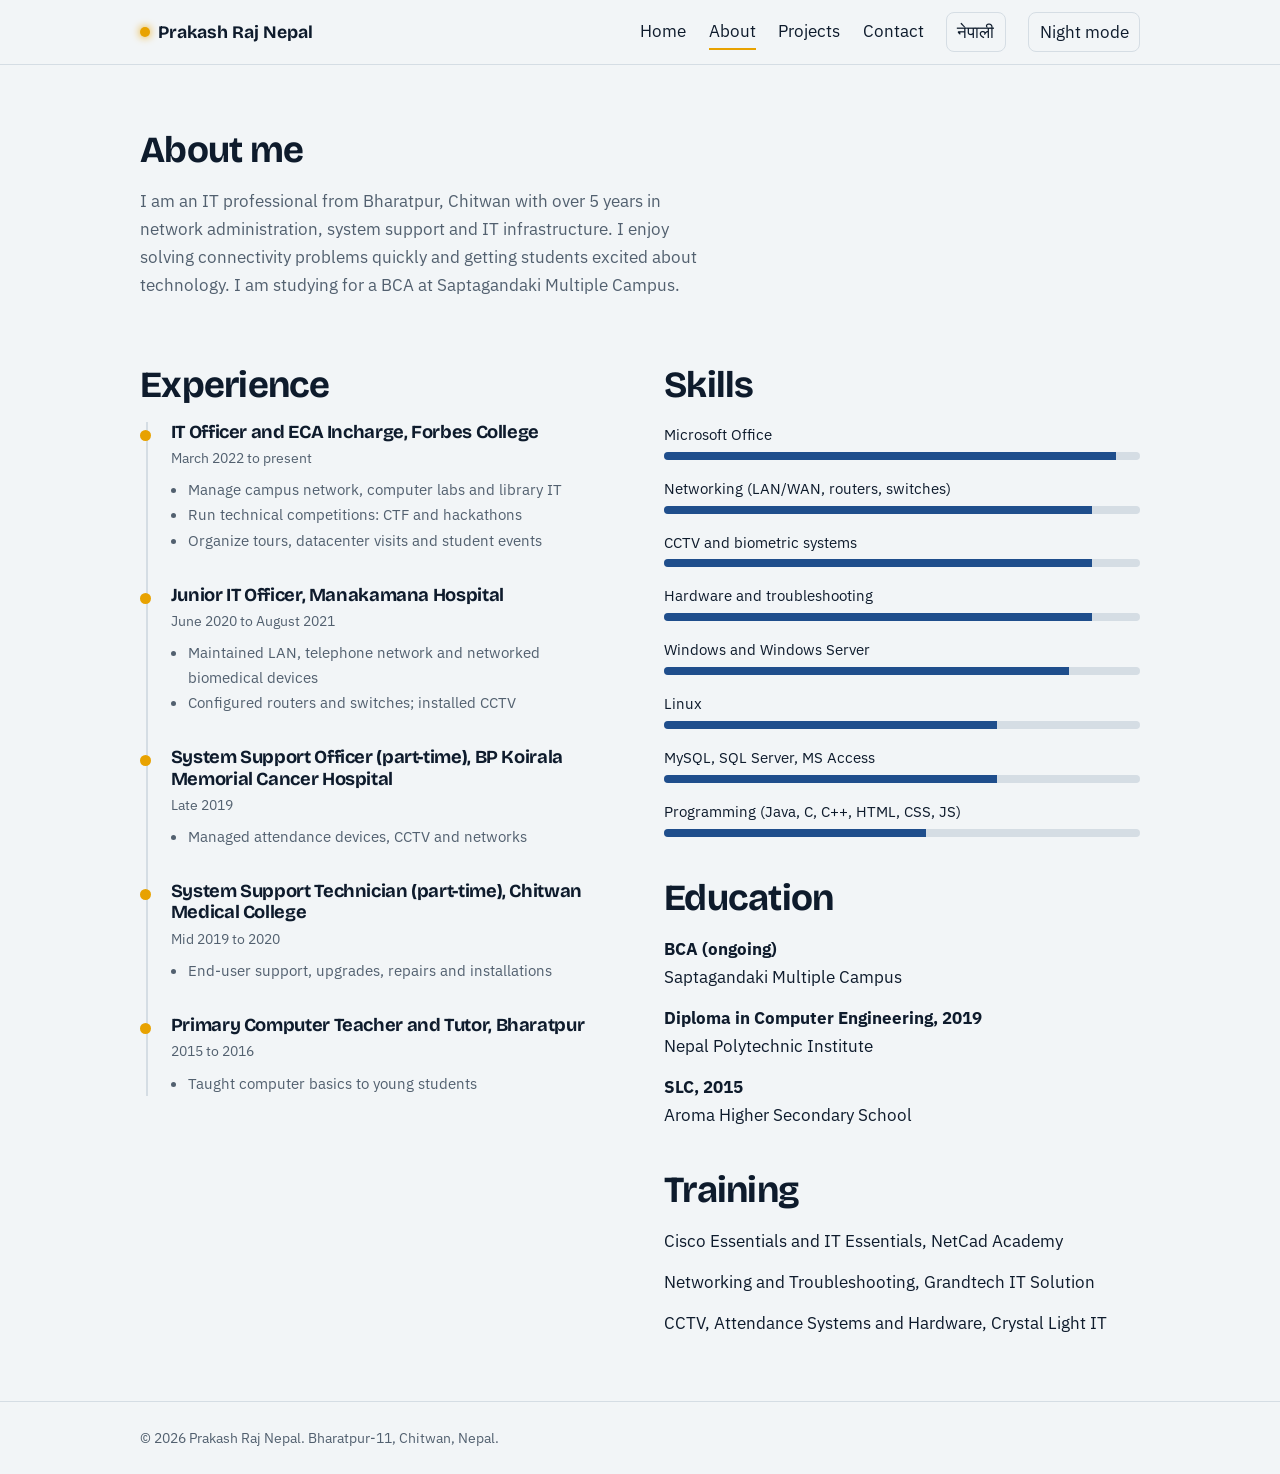
<file: about.html>
<!DOCTYPE html><html lang="en"><head><meta charset="utf-8"><meta name="viewport" content="width=device-width,initial-scale=1">
<title>About | Prakash Raj Nepal</title><meta name="description" content="Prakash Raj Nepal, IT Officer and Network Administrator in Bharatpur, Chitwan, Nepal.">
<link rel="preconnect" href="https://fonts.googleapis.com"><link rel="preconnect" href="https://fonts.gstatic.com" crossorigin>
<link href="https://fonts.googleapis.com/css2?family=Bricolage+Grotesque:wght@600;700&family=IBM+Plex+Sans:wght@400;600&family=Noto+Sans+Devanagari:wght@400;600;700&display=swap" rel="stylesheet">
<link rel="stylesheet" href="style.css"></head><body>
<header><div class="wrap"><a class="logo" href="index.html"><span class="led"></span>Prakash Raj Nepal</a>
<nav><a href="index.html" >Home</a><a href="about.html" class=on>About</a><a href="projects.html" >Projects</a><a href="contact.html" >Contact</a><button id="lang" aria-label="Switch language">नेपाली</button><button id="theme" aria-label="Switch night or day mode">Night mode</button></nav><button id="menu" aria-label="Open menu">Menu</button></div></header>
<main><section><div class="wrap"><h2>About me</h2><p class="lead">I am an IT professional from Bharatpur, Chitwan with over 5 years in network administration, system support and IT infrastructure. I enjoy solving connectivity problems quickly and getting students excited about technology. I am studying for a BCA at Saptagandaki Multiple Campus.</p></div></section>
<section style="padding-top:0"><div class="wrap two"><div><h2>Experience</h2><div class="tl"><article><h3>IT Officer and ECA Incharge, Forbes College</h3><time>March 2022 to present</time><ul><li>Manage campus network, computer labs and library IT</li><li>Run technical competitions: CTF and hackathons</li><li>Organize tours, datacenter visits and student events</li></ul></article><article><h3>Junior IT Officer, Manakamana Hospital</h3><time>June 2020 to August 2021</time><ul><li>Maintained LAN, telephone network and networked biomedical devices</li><li>Configured routers and switches; installed CCTV</li></ul></article><article><h3>System Support Officer (part-time), BP Koirala Memorial Cancer Hospital</h3><time>Late 2019</time><ul><li>Managed attendance devices, CCTV and networks</li></ul></article><article><h3>System Support Technician (part-time), Chitwan Medical College</h3><time>Mid 2019 to 2020</time><ul><li>End-user support, upgrades, repairs and installations</li></ul></article><article><h3>Primary Computer Teacher and Tutor, Bharatpur</h3><time>2015 to 2016</time><ul><li>Taught computer basics to young students</li></ul></article></div></div>
<div><h2>Skills</h2><div class="bar"><div><span style="all:unset">Microsoft Office</span></div><span><b data-w="95"></b></span></div><div class="bar"><div><span style="all:unset">Networking (LAN/WAN, routers, switches)</span></div><span><b data-w="90"></b></span></div><div class="bar"><div><span style="all:unset">CCTV and biometric systems</span></div><span><b data-w="90"></b></span></div><div class="bar"><div><span style="all:unset">Hardware and troubleshooting</span></div><span><b data-w="90"></b></span></div><div class="bar"><div><span style="all:unset">Windows and Windows Server</span></div><span><b data-w="85"></b></span></div><div class="bar"><div><span style="all:unset">Linux</span></div><span><b data-w="70"></b></span></div><div class="bar"><div><span style="all:unset">MySQL, SQL Server, MS Access</span></div><span><b data-w="70"></b></span></div><div class="bar"><div><span style="all:unset">Programming (Java, C, C++, HTML, CSS, JS)</span></div><span><b data-w="55"></b></span></div>
<h2 style="margin-top:2.5rem">Education</h2><ul class="list"><li><b>BCA (ongoing)</b><br>Saptagandaki Multiple Campus</li><li><b>Diploma in Computer Engineering, 2019</b><br>Nepal Polytechnic Institute</li><li><b>SLC, 2015</b><br>Aroma Higher Secondary School</li></ul>
<h2 style="margin-top:2.5rem">Training</h2><ul class="list"><li>Cisco Essentials and IT Essentials, NetCad Academy</li><li>Networking and Troubleshooting, Grandtech IT Solution</li><li>CCTV, Attendance Systems and Hardware, Crystal Light IT</li></ul></div></div></section></main>
<footer><div class="wrap">&copy; 2026 Prakash Raj Nepal. Bharatpur-11, Chitwan, Nepal.</div></footer><script src="script.js"></script></body></html>
</file>
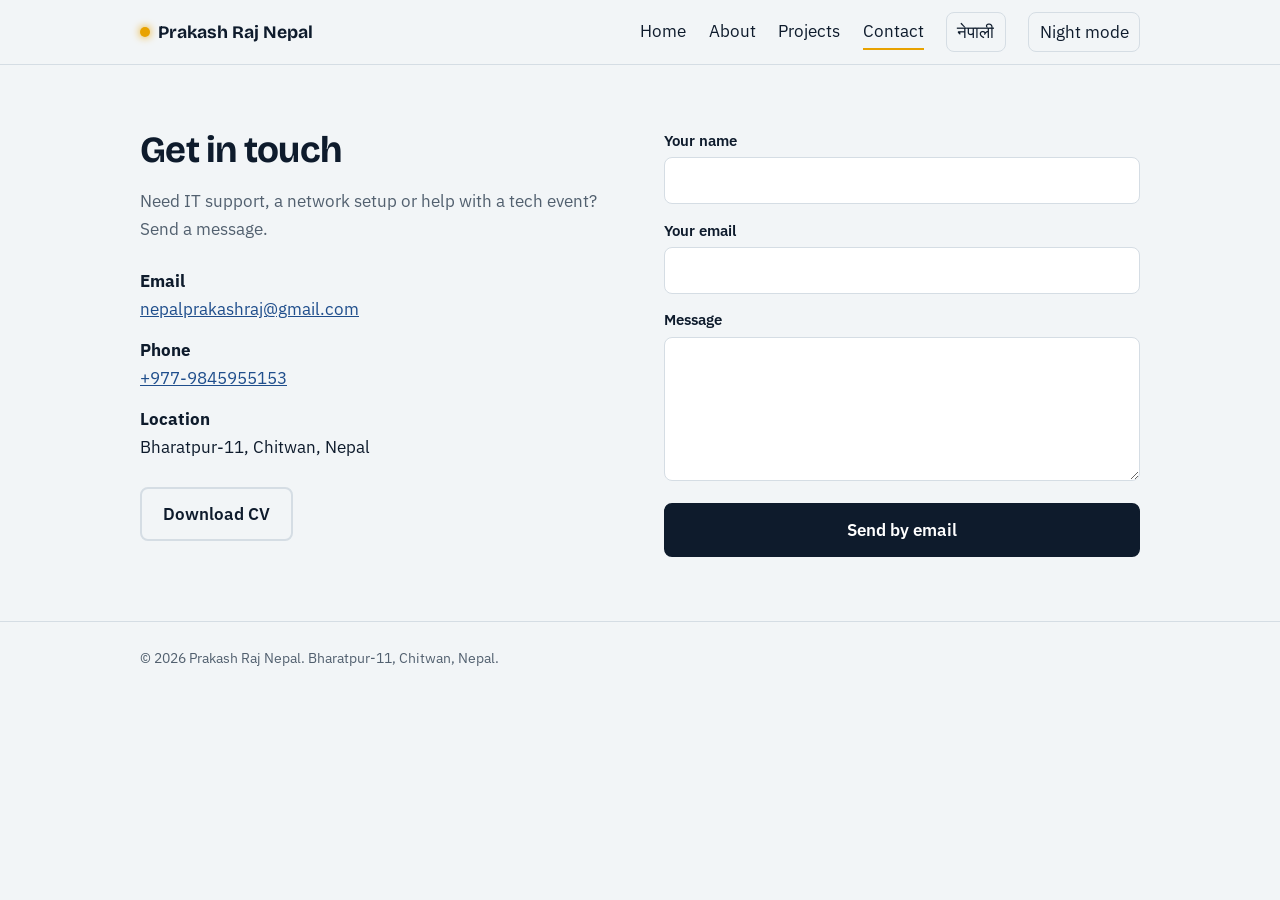
<file: contact.html>
<!DOCTYPE html><html lang="en"><head><meta charset="utf-8"><meta name="viewport" content="width=device-width,initial-scale=1">
<title>Contact | Prakash Raj Nepal</title><meta name="description" content="Prakash Raj Nepal, IT Officer and Network Administrator in Bharatpur, Chitwan, Nepal.">
<link rel="preconnect" href="https://fonts.googleapis.com"><link rel="preconnect" href="https://fonts.gstatic.com" crossorigin>
<link href="https://fonts.googleapis.com/css2?family=Bricolage+Grotesque:wght@600;700&family=IBM+Plex+Sans:wght@400;600&family=Noto+Sans+Devanagari:wght@400;600;700&display=swap" rel="stylesheet">
<link rel="stylesheet" href="style.css"></head><body>
<header><div class="wrap"><a class="logo" href="index.html"><span class="led"></span>Prakash Raj Nepal</a>
<nav><a href="index.html" >Home</a><a href="about.html" >About</a><a href="projects.html" >Projects</a><a href="contact.html" class=on>Contact</a><button id="lang" aria-label="Switch language">नेपाली</button><button id="theme" aria-label="Switch night or day mode">Night mode</button></nav><button id="menu" aria-label="Open menu">Menu</button></div></header>
<main><section><div class="wrap two"><div><h2>Get in touch</h2><p class="lead" style="margin-bottom:1.5rem">Need IT support, a network setup or help with a tech event? Send a message.</p>
<ul class="list"><li><b>Email</b><br><a href="mailto:nepalprakashraj@gmail.com">nepalprakashraj@gmail.com</a></li><li><b>Phone</b><br><a href="tel:+9779845955153">+977-9845955153</a></li><li><b>Location</b><br>Bharatpur-11, Chitwan, Nepal</li></ul>
<div class="btns"><a class="btn alt" href="PRAKASH_RAJ_NEPAL_CV.pdf" download>Download CV</a></div></div>
<form id="contact"><label>Your name<input name="name" required></label><label>Your email<input name="email" type="email" required></label><label>Message<textarea name="msg" rows="5" required></textarea></label><button class="btn" type="submit">Send by email</button></form></div></section></main>
<footer><div class="wrap">&copy; 2026 Prakash Raj Nepal. Bharatpur-11, Chitwan, Nepal.</div></footer><script src="script.js"></script></body></html>
</file>
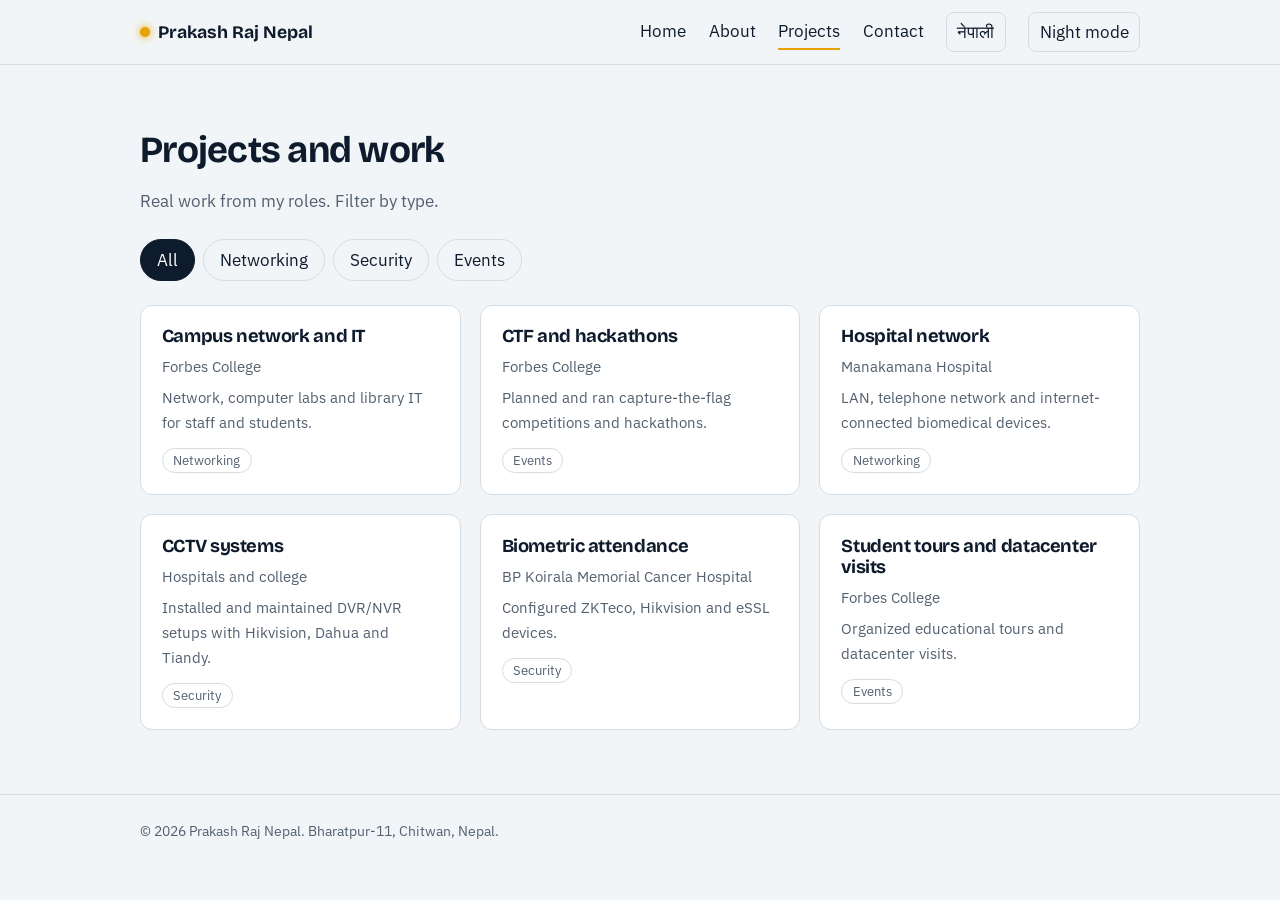
<file: projects.html>
<!DOCTYPE html><html lang="en"><head><meta charset="utf-8"><meta name="viewport" content="width=device-width,initial-scale=1">
<title>Projects | Prakash Raj Nepal</title><meta name="description" content="Prakash Raj Nepal, IT Officer and Network Administrator in Bharatpur, Chitwan, Nepal.">
<link rel="preconnect" href="https://fonts.googleapis.com"><link rel="preconnect" href="https://fonts.gstatic.com" crossorigin>
<link href="https://fonts.googleapis.com/css2?family=Bricolage+Grotesque:wght@600;700&family=IBM+Plex+Sans:wght@400;600&family=Noto+Sans+Devanagari:wght@400;600;700&display=swap" rel="stylesheet">
<link rel="stylesheet" href="style.css"></head><body>
<header><div class="wrap"><a class="logo" href="index.html"><span class="led"></span>Prakash Raj Nepal</a>
<nav><a href="index.html" >Home</a><a href="about.html" >About</a><a href="projects.html" class=on>Projects</a><a href="contact.html" >Contact</a><button id="lang" aria-label="Switch language">नेपाली</button><button id="theme" aria-label="Switch night or day mode">Night mode</button></nav><button id="menu" aria-label="Open menu">Menu</button></div></header>
<main><section><div class="wrap"><h2>Projects and work</h2><p class="lead" style="margin-bottom:1.5rem">Real work from my roles. Filter by type.</p>
<div class="filters"><button class="on" data-f="all">All</button><button data-f="Networking">Networking</button><button data-f="Security">Security</button><button data-f="Events">Events</button></div>
<div class="grid"><div class="card" data-cat="Networking"><h3>Campus network and IT</h3><p>Forbes College</p><p>Network, computer labs and library IT for staff and students.</p><span class="tag">Networking</span></div><div class="card" data-cat="Events"><h3>CTF and hackathons</h3><p>Forbes College</p><p>Planned and ran capture-the-flag competitions and hackathons.</p><span class="tag">Events</span></div><div class="card" data-cat="Networking"><h3>Hospital network</h3><p>Manakamana Hospital</p><p>LAN, telephone network and internet-connected biomedical devices.</p><span class="tag">Networking</span></div><div class="card" data-cat="Security"><h3>CCTV systems</h3><p>Hospitals and college</p><p>Installed and maintained DVR/NVR setups with Hikvision, Dahua and Tiandy.</p><span class="tag">Security</span></div><div class="card" data-cat="Security"><h3>Biometric attendance</h3><p>BP Koirala Memorial Cancer Hospital</p><p>Configured ZKTeco, Hikvision and eSSL devices.</p><span class="tag">Security</span></div><div class="card" data-cat="Events"><h3>Student tours and datacenter visits</h3><p>Forbes College</p><p>Organized educational tours and datacenter visits.</p><span class="tag">Events</span></div></div></div></section></main>
<footer><div class="wrap">&copy; 2026 Prakash Raj Nepal. Bharatpur-11, Chitwan, Nepal.</div></footer><script src="script.js"></script></body></html>
</file>
<file: style.css>
:root{--bg:#F2F5F7;--ink:#0E1B2C;--mut:#52606f;--card:#fff;--line:#d5dde4;--acc:#E8A200;--blue:#1F4E8C;--btn:#0E1B2C;--btnt:#fff}
:root[data-theme=dark]{--bg:#0C141F;--ink:#E8EEF4;--mut:#9aa8b6;--card:#131F2E;--line:#24344a;--blue:#7DB1FF;--btn:#E8EEF4;--btnt:#0C141F}
@media(prefers-color-scheme:dark){:root:not([data-theme=light]){--bg:#0C141F;--ink:#E8EEF4;--mut:#9aa8b6;--card:#131F2E;--line:#24344a;--blue:#7DB1FF;--btn:#E8EEF4;--btnt:#0C141F}}
*{box-sizing:border-box;margin:0}
html{scroll-behavior:smooth}
body{background:var(--bg);color:var(--ink);font:17px/1.65 "IBM Plex Sans",system-ui,sans-serif}
h1,h2,h3{font-family:"Bricolage Grotesque","IBM Plex Sans",sans-serif;line-height:1.15;letter-spacing:-.02em}
h1{font-size:clamp(2.4rem,6vw,4.2rem)}h2{font-size:clamp(1.6rem,3.5vw,2.3rem);margin-bottom:1rem}h3{font-size:1.15rem}
a{color:var(--blue)}
:focus-visible{outline:3px solid var(--acc);outline-offset:3px}
.wrap{max-width:1040px;margin:auto;padding:0 1.25rem}
header{border-bottom:1px solid var(--line);position:sticky;top:0;background:var(--bg);z-index:5}
header .wrap{display:flex;align-items:center;justify-content:space-between;height:64px}
.logo{font:700 1.1rem "Bricolage Grotesque",sans-serif;color:var(--ink);text-decoration:none;display:flex;gap:.5rem;align-items:center}
.led{width:10px;height:10px;border-radius:50%;background:var(--acc);box-shadow:0 0 8px var(--acc)}
nav{display:flex;gap:1.4rem;align-items:center}
nav a{color:var(--ink);text-decoration:none;padding:.2rem 0;border-bottom:2px solid transparent}
nav a:hover,nav a.on{border-color:var(--acc)}
button{font:inherit;cursor:pointer}
#theme,#menu,#lang{background:none;border:1px solid var(--line);color:var(--ink);border-radius:8px;padding:.3rem .65rem}
#menu{display:none}
section{padding:4rem 0}
.hero{display:grid;grid-template-columns:1.3fr 1fr;gap:3rem;align-items:center;padding:4rem 0}
.role{font:600 1.25rem "Bricolage Grotesque",sans-serif;color:var(--blue);min-height:2rem;margin:.8rem 0 1rem}
.role:after{content:"";display:inline-block;width:2px;height:1.1em;background:var(--acc);margin-left:3px;vertical-align:-3px;animation:b 1s steps(1) infinite}
@keyframes b{50%{opacity:0}}
.lead{max-width:56ch;color:var(--mut)}
.btns{display:flex;flex-wrap:wrap;gap:.8rem;margin-top:1.6rem}
.btn{display:inline-block;background:var(--btn);color:var(--btnt);text-decoration:none;padding:.7rem 1.3rem;border-radius:8px;font-weight:600;border:2px solid var(--btn)}
.btn.alt{background:none;color:var(--ink);border-color:var(--line)}
.btn:hover{border-color:var(--acc)}
.panel{border:1px solid var(--line);border-radius:14px;background:var(--card);padding:.9rem;position:relative}
.ports{display:flex;gap:6px;margin-bottom:.7rem}
.ports i{width:12px;height:8px;border-radius:2px;background:var(--line)}
.ports i:nth-child(-n+3){background:var(--acc)}
.panel img{width:100%;aspect-ratio:1;object-fit:cover;object-position:60% 30%;border-radius:8px;display:block}
.panel p{font-size:.9rem;color:var(--mut);margin-top:.6rem}
.grid{display:grid;grid-template-columns:repeat(auto-fit,minmax(260px,1fr));gap:1.2rem}
.card{background:var(--card);border:1px solid var(--line);border-radius:12px;padding:1.3rem}
.card p{color:var(--mut);font-size:.95rem;margin-top:.4rem}
.tag{display:inline-block;font-size:.8rem;border:1px solid var(--line);border-radius:99px;padding:.05rem .65rem;margin-top:.8rem;color:var(--mut)}
.tl{border-left:2px solid var(--line);padding-left:1.4rem;margin-left:.4rem}
.tl article{position:relative;margin-bottom:2rem}
.tl article:before{content:"";position:absolute;left:-1.95rem;top:.5rem;width:11px;height:11px;border-radius:50%;background:var(--acc)}
.tl time{font-size:.88rem;color:var(--mut)}
.tl ul{padding-left:1.1rem;color:var(--mut);font-size:.95rem;margin-top:.4rem}
.bar{margin-bottom:1rem}.bar div{display:flex;justify-content:space-between;font-size:.95rem}
.bar span{display:block;height:8px;border-radius:4px;background:var(--line);margin-top:.3rem;overflow:hidden}
.bar b{display:block;height:100%;width:0;background:var(--blue);transition:width 1.1s ease}
.filters{display:flex;flex-wrap:wrap;gap:.5rem;margin-bottom:1.5rem}
.filters button{background:none;border:1px solid var(--line);color:var(--ink);padding:.35rem 1rem;border-radius:99px}
.filters button.on{background:var(--btn);color:var(--btnt);border-color:var(--btn)}
.card.hide{display:none}
.two{display:grid;grid-template-columns:1fr 1fr;gap:3rem}
form{display:grid;gap:.9rem}
label{font-size:.92rem;font-weight:600}
input,textarea{width:100%;font:inherit;padding:.65rem .8rem;border-radius:8px;border:1px solid var(--line);background:var(--card);color:var(--ink);margin-top:.25rem}
.list{list-style:none;padding:0;display:grid;gap:.8rem}
footer{border-top:1px solid var(--line);padding:1.5rem 0;color:var(--mut);font-size:.9rem}
@media(max-width:760px){.hero,.two{grid-template-columns:1fr}.hero{padding-top:2rem}#menu{display:block}
nav{display:none;position:absolute;top:64px;left:0;right:0;background:var(--bg);flex-direction:column;align-items:flex-start;padding:1rem 1.25rem;border-bottom:1px solid var(--line)}nav.open{display:flex}}
@media(prefers-reduced-motion:reduce){*{animation:none!important;transition:none!important;scroll-behavior:auto!important}}
html[lang=ne] body,html[lang=ne] h1,html[lang=ne] h2,html[lang=ne] h3,html[lang=ne] .role,html[lang=ne] .logo,html[lang=ne] input,html[lang=ne] textarea{font-family:"Noto Sans Devanagari","IBM Plex Sans",sans-serif}
html[lang=ne] body{line-height:1.8}
</file>
